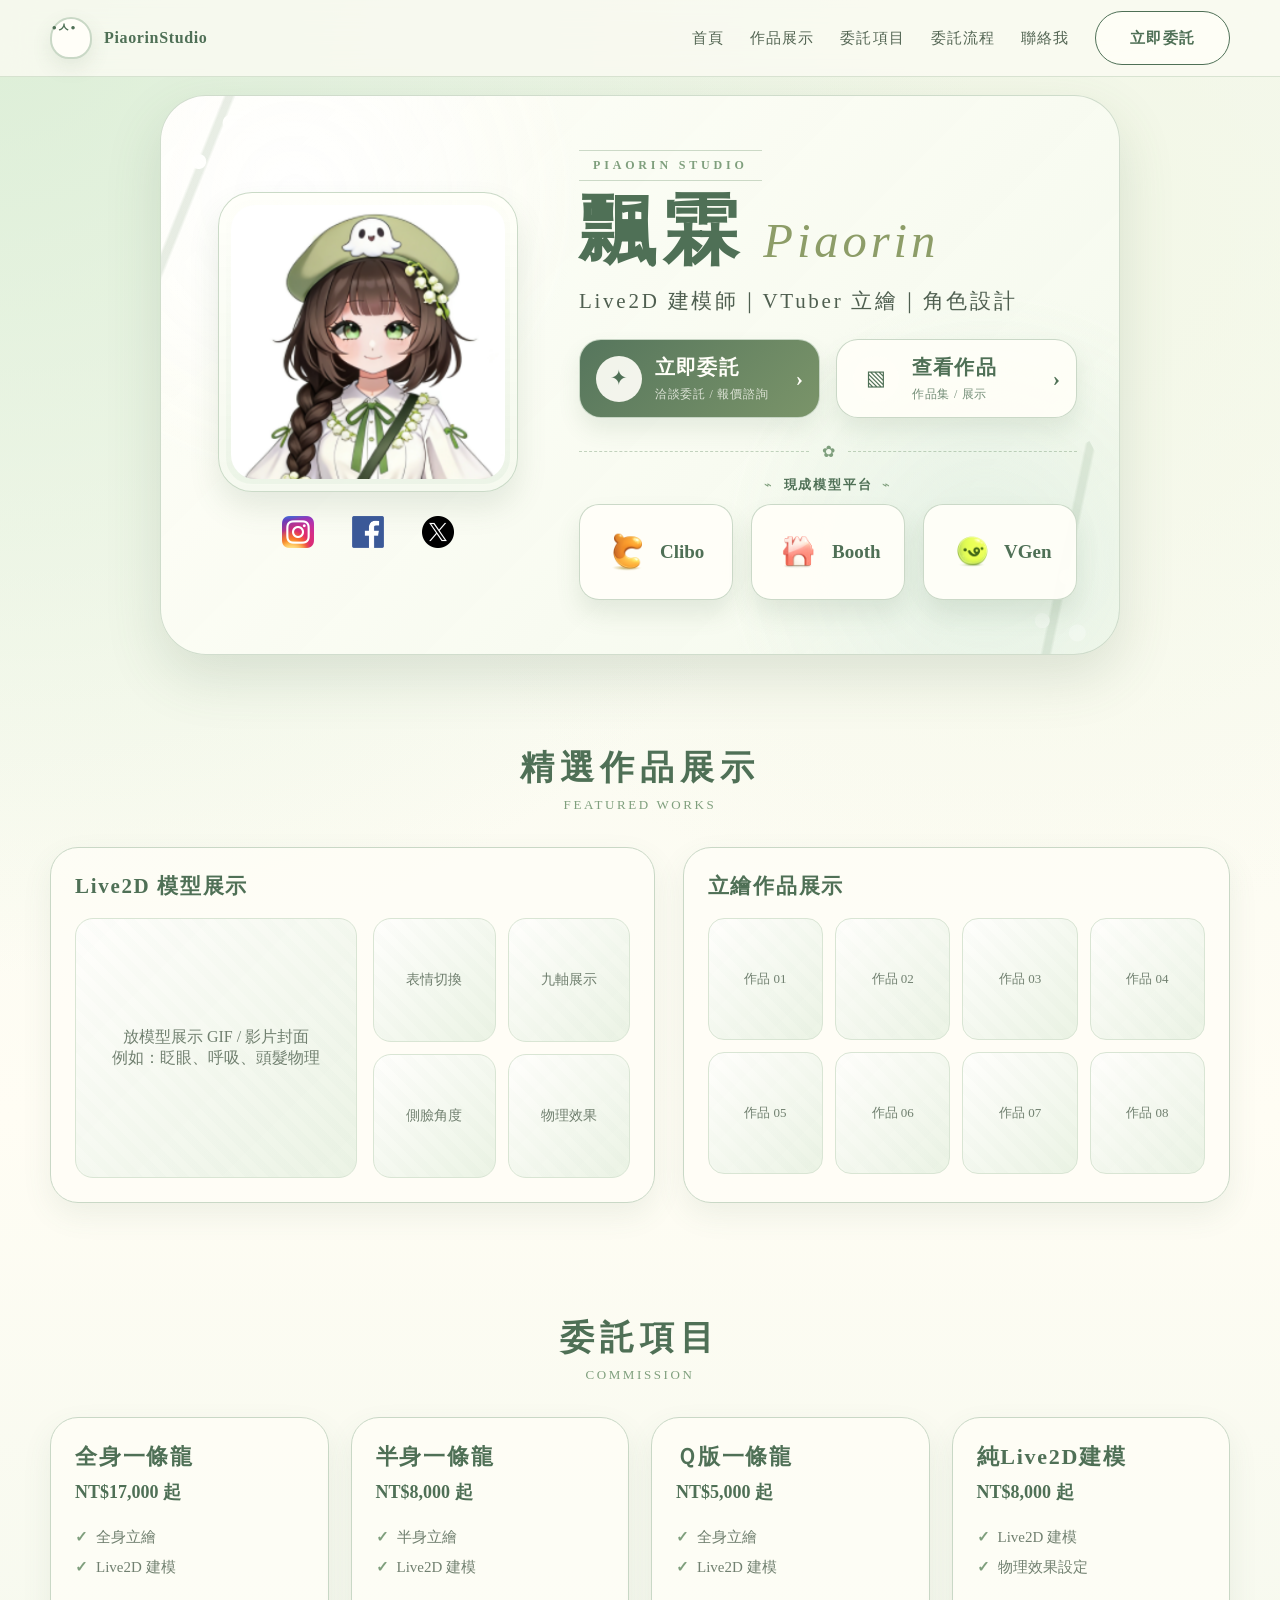
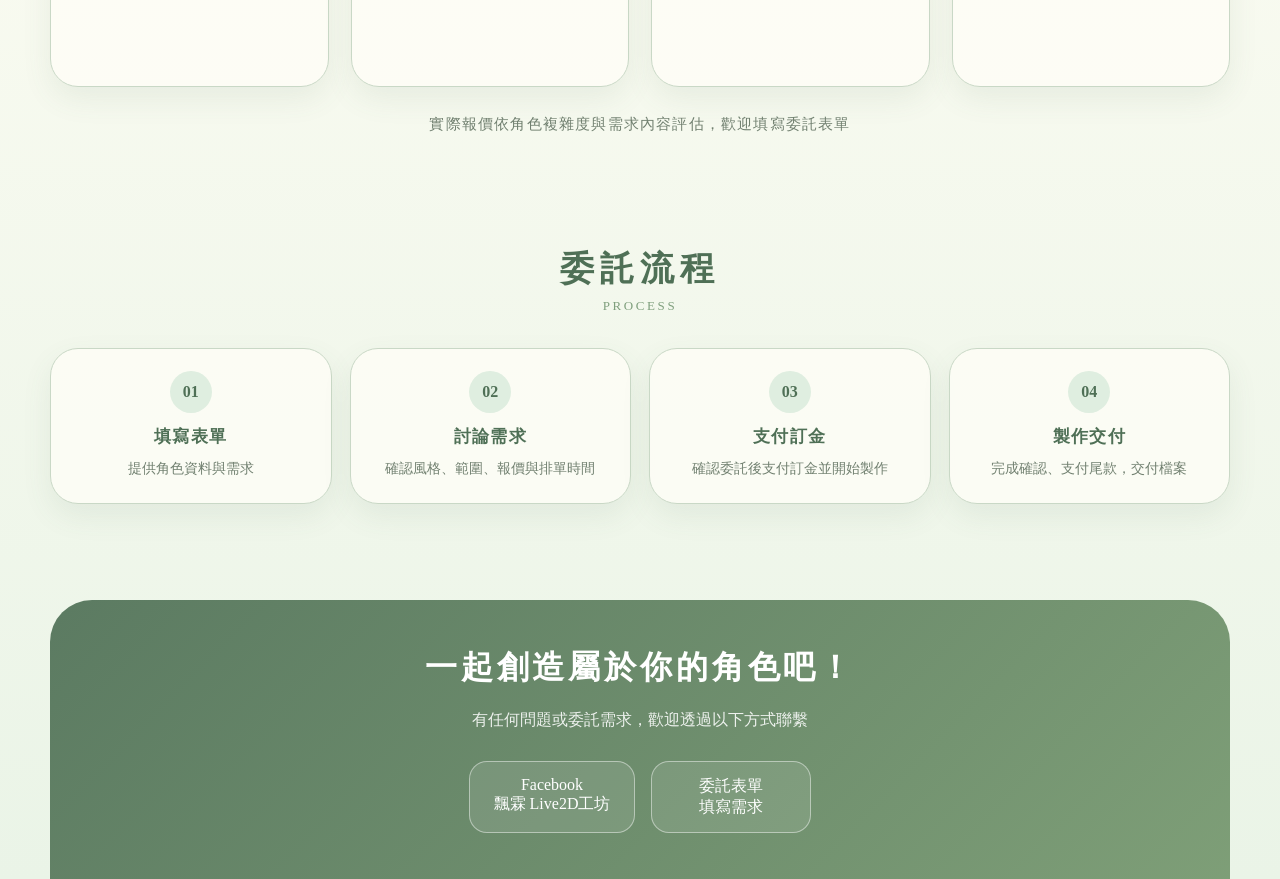
<file: index.html>
<!DOCTYPE html>
<html lang="zh-Hant">
<head>
  <meta charset="UTF-8" />
  <meta name="viewport" content="width=device-width, initial-scale=1.0" />
  <title>飄霖Piaorin Studio｜委託｜Live2D 建模｜VTuber 立繪｜角色設計</title>
  <link rel="stylesheet" href="css/style.css">
  <script>
  history.scrollRestoration = "manual";
  </script>
</head>
<script>
  window.onbeforeunload = function () {
      window.scrollTo(0, 0);
  };
</script>
<body>
  <header>
    <div class="page nav">
      <a class="brand" href="#home">
        <span class="ghost-logo">•ㅅ•</span>
        <span>PiaorinStudio</span>
      </a>

      <nav class="desktop-nav">
        <a href="#home">首頁</a>
        <a href="#works">作品展示</a>
        <a href="#services">委託項目</a>
        <a href="#process">委託流程</a>
        <a href="#contact">聯絡我</a>
        <a href="https://forms.gle/nXyAhShEJVi1rkWU9"
          class="btn secondary"
          target="_blank"
          rel="noopener">
          立即委託
        </a>
      </nav>

      <input class="menu-toggle" id="menu-toggle" type="checkbox" />
      <label class="menu-button" for="menu-toggle" aria-label="開啟選單">
        <span></span>
      </label>

      <nav class="mobile-nav">
        <a href="#home">首頁</a>
        <a href="#works">作品展示</a>
        <a href="#services">委託項目</a>
        <a href="#process">委託流程</a>
        <a href="#contact">聯絡我</a>
      </nav>
    </div>
  </header>

  <main id="home" class="page">
    <section class="hero-showcase">
      <div class="hero-showcase-inner">

        <div class="hero-left">
          <div class="portrait-card">
            <img src="images/hero-character.png" alt="飄霖角色形象">
          </div>

          <div class="social-card">


            <div class="social-buttons social-buttons-3">
              <a href="你的IG網址">
                <img src="images/ig.png" alt="Instagram">
              </a>

              <a href="你的Facebook網址">
                <img src="images/fb.png" alt="Facebook">
              </a>

              <a href="你的X網址">
                <img src="images/xtwitter.png" alt="X">
              </a>
            </div>
          </div>
        </div>

        <div class="hero-right">
          <div class="hero-kicker">PIAORIN STUDIO</div>

          <h1>
            <strong>飄霖</strong>
            <span>Piaorin</span>
          </h1>

          <p class="hero-showcase-subtitle">
            Live2D 建模師｜VTuber 立繪｜角色設計
          </p>

          <div class="hero-main-actions">
            <a class="feature-btn primary-feature"
               href="https://forms.gle/nXyAhShEJVi1rkWU9"
               target="_blank"
               rel="noopener">
              <span class="feature-icon">✦</span>
              <span>
                <strong>立即委託</strong>
                <small>洽談委託 / 報價諮詢</small>
              </span>
              <em>›</em>
            </a>

            <a class="feature-btn secondary-feature" href="#works">
              <span class="feature-icon">▧</span>
              <span>
                <strong>查看作品</strong>
                <small>作品集 / 展示</small>
              </span>
              <em>›</em>
            </a>
          </div>

          <div class="hero-divider">
            <span>✿</span>
          </div>

          <div class="platform-area">
            <div class="mini-title">現成模型平台</div>

            <div class="platform-links platform-links-3">
              
              <a href="你的Clibo網址" target="_blank" rel="noopener">
                <img src="images/clibo.png" alt="Clibo">
                <span>
                  <strong>Clibo</strong>
                </span>
              </a>

              <a href="你的Booth網址" target="_blank" rel="noopener">
                <img src="images/booth.png" alt="Booth">
                <span>
                  <strong>Booth</strong>
                </span>

              </a>

              <a href="你的VGen網址" target="_blank" rel="noopener">
                <img src="images/vgen.png" alt="VGen">
                <span>
                  <strong>VGen</strong>
                </span>

              </a>
            </div>
          </div>
        </div>

      </div>
    </section>

    <section id="works">
      <div class="section-title">
        <h2>精選作品展示</h2>
        <p>Featured Works</p>
      </div>

      <div class="works-grid">
        <div class="panel">
          <h3> Live2D 模型展示</h3>
          <div class="live2d-preview">
            <div class="preview-main">
              放模型展示 GIF / 影片封面<br />
              例如：眨眼、呼吸、頭髮物理
            </div>
            <div class="small-grid">
              <div class="preview-small">表情切換</div>
              <div class="preview-small">九軸展示</div>
              <div class="preview-small">側臉角度</div>
              <div class="preview-small">物理效果</div>
            </div>
          </div>
        </div>

        <div class="panel">
          <h3> 立繪作品展示</h3>
          <div class="illust-grid">
            <a class="illust-item" href="./works-illustration.html">
              作品 01
            </a>
            <div class="illust-item">作品 02</div>
            <div class="illust-item">作品 03</div>
            <div class="illust-item">作品 04</div>
            <div class="illust-item">作品 05</div>
            <div class="illust-item">作品 06</div>
            <div class="illust-item">作品 07</div>
            <div class="illust-item">作品 08</div>
          </div>
        </div>
      </div>
    </section>

    <section id="services">
      <div class="section-title">
        <h2>委託項目</h2>
        <p>Commission</p>
      </div>

      <div class="services-grid">
        <article class="panel service">
          <h3>全身一條龍</h3>
          <div class="price">NT$17,000 起</div>
          <ul>
            <li>全身立繪</li>
            <li>Live2D 建模</li>

          </ul>
        </article>

        <article class="panel service">
          <h3>半身一條龍</h3>
          <div class="price">NT$8,000 起</div>
          <ul>
            <li>半身立繪</li>
            <li>Live2D 建模</li>

          </ul>
        </article>

        <article class="panel service">
          <h3>Ｑ版一條龍</h3>
          <div class="price">NT$5,000 起</div>
         <ul>
            <li>全身立繪</li>
            <li>Live2D 建模</li>

          </ul>
        </article>

        <article class="panel service">
        <h3>純Live2D建模</h3>
        <div class="price">NT$8,000 起</div>
        <ul>
          <li>Live2D 建模</li>
          <li>物理效果設定</li>
        </ul>
      </article>
      </div>
      <p class="service-note">實際報價依角色複雜度與需求內容評估，歡迎填寫委託表單</p>
    </section>

    <section id="process">
      <div class="section-title">
        <h2>委託流程</h2>
        <p>Process</p>
      </div>

      <div class="process-grid">
        <article class="panel step">
          <div class="step-number">01</div>
          <h3>填寫表單</h3>
          <p>提供角色資料與需求</p>
        </article>

        <article class="panel step">
          <div class="step-number">02</div>
          <h3>討論需求</h3>
          <p>確認風格、範圍、報價與排單時間</p>
        </article>

        <article class="panel step">
          <div class="step-number">03</div>
          <h3>支付訂金</h3>
          <p>確認委託後支付訂金並開始製作</p>
        </article>

        <article class="panel step">
          <div class="step-number">04</div>
          <h3>製作交付</h3>
          <p>完成確認、支付尾款，交付檔案</p>
        </article>
      </div>
    </section>

    <section id="contact" class="contact">
      <h2>一起創造屬於你的角色吧！</h2>
      <p>有任何問題或委託需求，歡迎透過以下方式聯繫</p>
      <div class="contact-links">
        
        <a href="https://www.facebook.com/piaolinOuO" target="_blank" rel="noopener">Facebook<br />飄霖 Live2D工坊</a>
        <a href="https://forms.gle/nXyAhShEJVi1rkWU9"
          target="_blank"
          rel="noopener">
          委託表單<br />
          填寫需求
        </a>
      </div>
    </section>
  </main>
  <script>
    window.addEventListener("load", () => {
      window.scrollTo({
        top: 0,
        left: 0,
        behavior: "instant"
      });
    });
  </script>
</body>
</html>
</file>
<file: css/style.css>
:root {
  --green-dark: #4f7056;
  --green: #7f9f7d;
  --green-soft: #dfeee0;
  --cream: #fbfaf2;
  --white: #fffef8;
  --line: #c9d8c6;
  --text: #405045;
  --muted: #718070;
  --shadow: 0 16px 40px rgba(75, 105, 74, 0.16);
  --radius: 28px;
}

* {
  box-sizing: border-box;
}

html {
  scroll-behavior: smooth;
  scroll-padding-top: 40px;
}

body {
  margin: 0;
  font-family: "Noto Serif TC", "Noto Sans TC", "Microsoft JhengHei", serif;
  color: var(--text);
  background:
    radial-gradient(circle at top left, rgba(214, 236, 209, 0.8), transparent 35%),
    radial-gradient(circle at 80% 10%, rgba(242, 247, 229, 0.9), transparent 28%),
    linear-gradient(180deg, #f4f8ee 0%, #fffdf4 45%, #eaf4e7 100%);
  overflow-x: hidden;
}

a {
  color: inherit;
  text-decoration: none;
}

img {
  max-width: 100%;
  display: block;
}

.page {
  width: min(1180px, calc(100% - 32px));
  margin: 0 auto;
}

/* Header */
header {
  position: sticky;
  top: 0;
  z-index: 50;
  backdrop-filter: blur(16px);
  background: rgba(251, 250, 242, 0.82);
  border-bottom: 1px solid rgba(176, 198, 170, 0.45);
}

.nav {
  min-height: 76px;
  display: flex;
  align-items: center;
  justify-content: space-between;
  gap: 24px;
  position: relative;
}

.brand {
  display: flex;
  align-items: center;
  gap: 12px;
  font-weight: 800;
  letter-spacing: 0.04em;
  color: var(--green-dark);
  white-space: nowrap;
  z-index: 60;
}

.ghost-logo {
  width: 42px;
  height: 42px;
  font-size:13px;
  border-radius: 50% 50% 45% 45%;
  background: var(--white);
  border: 2px solid var(--line);
  position: relative;
  box-shadow: 0 8px 20px rgba(79, 112, 86, 0.12);
  flex: 0 0 auto;
}



.desktop-nav {
  display: flex;
  align-items: center;
  gap: clamp(16px, 2vw, 28px);
  font-size: 15px;
  color: #536553;
  letter-spacing: 0.08em;
}

.nav-btn {
  background: var(--green-dark);
  color: white;
  padding: 12px 22px;
  border-radius: 999px;
  box-shadow: 0 10px 24px rgba(79, 112, 86, 0.24);
  font-weight: 700;
}

.menu-toggle {
  display: none;
}

.menu-button {
  display: none;
  width: 46px;
  height: 42px;
  border: 1px solid var(--line);
  border-radius: 999px;
  background: rgba(255, 254, 248, 0.9);
  align-items: center;
  justify-content: center;
  cursor: pointer;
  z-index: 60;
}

.menu-button span,
.menu-button span::before,
.menu-button span::after {
  content: "";
  display: block;
  width: 20px;
  height: 2px;
  background: var(--green-dark);
  border-radius: 999px;
  transition: 0.2s;
  position: relative;
}

.menu-button span::before {
  position: absolute;
  top: -7px;
}

.menu-button span::after {
  position: absolute;
  top: 7px;
}

.mobile-nav {
  display: none;
}

/* Hero */
.hero{
    min-height:560px;
    display:grid;
    grid-template-columns:280px 520px;
    gap:60px;

    justify-content:center;
    align-items:center;

    padding:20px 0 40px;

    position:relative;
    overflow:hidden;
    border-radius:0 0 72px 72px;
}

.hero::before {
  content: "";
  position: absolute;
  inset: 0 -24px 0;
  height: auto;
  border-radius: 0 0 72px 72px;
  background:
    linear-gradient(
      rgba(244,250,238,0.62),
      rgba(247,251,239,0.82)
    ),
    url("../images/background.png");
  background-size: 1200px auto;
  background-position: center center;
  z-index: -2;
  filter: saturate(0.8);
}

.hero-art {
  position: relative;
  width: clamp(220px, 24vw, 300px);
  height: clamp(300px, 32vw, 380px);
  min-height: clamp(300px, 32vw, 380px);
  max-width: 300px;
  margin: 0 auto;
  border-radius: 34px;
  background:
    radial-gradient(circle at 50% 22%, rgba(255,255,255,0.98), rgba(238,247,233,0.7) 46%, rgba(215,233,211,0.45)),
    linear-gradient(180deg, #f9fff7, #e4f0dd);
  border: 1px solid rgba(174, 197, 166, 0.6);
  box-shadow: var(--shadow);
  overflow: hidden;
}

.character-placeholder {
  position: absolute;
  left: 50%;
  bottom: 0;
  transform: translateX(-50%);
  width: calc(100% - 40px);
  height: calc(100% - 40px);
  border-radius: 24px;
  background:
    radial-gradient(circle at 50% 20%, #fff 0 8%, transparent 9%),
    linear-gradient(180deg, #fffef8 0%, #eef5e9 35%, #93ad88 100%);
  border: 1px solid #d7e2d0;
  display: flex;
  align-items: center;
  justify-content: center;
  text-align: center;
  padding: 0;
  color: var(--muted);
  font-size: 13px;
  line-height: 1.6;
  overflow: hidden;
}

.character-placeholder b {
  color: var(--green-dark);
  font-size: 20px;
  display: block;
  margin-bottom: 8px;
}

.flower {
  position: absolute;
  width: 18px;
  height: 18px;
  background: white;
  border: 1px solid #d3dfcf;
  border-radius: 50%;
  box-shadow:
    14px 0 0 white,
    7px -12px 0 white,
    7px 12px 0 white;
  opacity: 0.9;
}

.f1 { left: 40px; top: 80px; }
.f2 { right: 60px; top: 160px; transform: scale(0.8); }
.f3 { left: 70px; bottom: 90px; transform: scale(0.7); }

.floating-ghost {
  position: absolute;
  width: 72px;
  height: 82px;
  border-radius: 50% 50% 40% 40%;
  background: rgba(255,255,255,0.95);
  border: 1px solid #d7e2d0;
  box-shadow: 0 12px 24px rgba(80, 112, 86, 0.12);
  animation: float 4s ease-in-out infinite;
}

.floating-ghost::before,
.floating-ghost::after {
  content: "";
  position: absolute;
  top: 28px;
  width: 6px;
  height: 6px;
  background: var(--green-dark);
  border-radius: 50%;
}

.floating-ghost::before { left: 24px; }
.floating-ghost::after { right: 24px; }

.g1 { right: 48px; bottom: 165px; }
.g2 { left: 46px; bottom: 230px; transform: scale(0.72); animation-delay: 1s; }

@keyframes float {
  0%, 100% { translate: 0 0; }
  50% { translate: 0 -14px; }
}

.hero-copy {
  width:520px;
  max-width:520px;
  padding: 0;
  text-align: left;
}

.eyebrow {
  color: var(--green);
  letter-spacing: 0.22em;
  font-size: 13px;
  font-weight: 800;
  text-transform: uppercase;
  margin-bottom: 12px;
}

h1 {
  margin: 0;
  color: var(--green-dark);
  font-size: clamp(38px, 4vw, 58px);
  line-height: 0.98;
  letter-spacing: 0.04em;
}

.subtitle {
  margin: 14px 0 0;
  font-size: 17px;
  color: #526653;
  letter-spacing: 0.12em;
}

.desc {
  margin: 18px 0;
  font-size: 14px;
  line-height: 1.8;
  color: var(--muted);
  max-width: 520px;
}

.status-card {
  width: 100%;
  max-width: 470px;
  background: rgba(255,255,248,0.72);
  border: 1px solid var(--line);
  border-radius: 20px;
  padding: 20px 24px;
  box-shadow: 0 12px 28px rgba(79, 112, 86, 0.1);
  margin: 20px 0 0;
}

.status-title {
  text-align: center;
  color: var(--green-dark);
  font-weight: 800;
  letter-spacing: 0.14em;
  margin-bottom: 14px;
}

.status-row {
  display: flex;
  justify-content: space-between;
  gap: 16px;
  padding: 13px 0;
  border-top: 1px solid rgba(201, 216, 198, 0.75);
  font-size: clamp(14px, 1.6vw, 16px);
}

.dot {
  display: inline-block;
  width: 9px;
  height: 9px;
  margin-left: 8px;
  border-radius: 50%;
  background: var(--green);
}

.hero-actions {
  display: flex;
  flex-wrap: wrap;
  justify-content: flex-start;
  gap: 16px;
  margin-top: 20px;
}

.btn {
  border: 1px solid var(--green-dark);
  padding: 16px 34px;
  border-radius: 999px;
  font-weight: 800;
  letter-spacing: 0.08em;
  display: inline-flex;
  align-items: center;
  justify-content: center;
  gap: 10px;
  transition: transform 0.2s, box-shadow 0.2s;
  min-height: 54px;
}

.btn:hover {
  transform: translateY(-3px);
  box-shadow: 0 12px 24px rgba(79, 112, 86, 0.16);
}

.btn.primary {
  background: var(--green-dark);
  color: white;
}

.btn.secondary {
  background: rgba(255,255,248,0.78);
  color: var(--green-dark);
}

section {
  padding: clamp(44px, 6vw, 56px) 0;
  scroll-margin-top: 40px;
}

.section-title {
  text-align: center;
  margin-bottom: 34px;
}

.section-title h2 {
  margin: 0;
  font-size: clamp(26px, 4vw, 34px);
  color: var(--green-dark);
  letter-spacing: 0.18em;
}

.section-title p {
  margin: 6px 0 0;
  color: var(--green);
  letter-spacing: 0.2em;
  font-size: 13px;
  text-transform: uppercase;
}

.works-grid {
  display: grid;
  grid-template-columns: 1.05fr 0.95fr;
  gap: 28px;
}

.panel {
  background: rgba(255, 254, 248, 0.76);
  border: 1px solid var(--line);
  border-radius: var(--radius);
  box-shadow: 0 12px 30px rgba(79, 112, 86, 0.09);
  padding: clamp(18px, 3vw, 24px);
}

.panel h3 {
  margin: 0 0 18px;
  color: var(--green-dark);
  letter-spacing: 0.08em;
  font-size: clamp(18px, 2.2vw, 21px);
}

.live2d-preview {
  display: grid;
  grid-template-columns: 1.1fr 1fr;
  gap: 16px;
}

.preview-main,
.preview-small,
.illust-item {
  background:
    linear-gradient(135deg, rgba(255,255,255,0.7), rgba(226,239,221,0.68)),
    repeating-linear-gradient(45deg, transparent 0 8px, rgba(127,159,125,0.06) 8px 16px);
  border: 1px solid #d9e5d4;
  border-radius: 18px;
  min-height: 260px;
  display: grid;
  place-items: center;
  color: var(--muted);
  text-align: center;
  padding: 16px;
}

.preview-small {
  min-height: 122px;
  font-size: 14px;
}

.small-grid {
  display: grid;
  grid-template-columns: 1fr 1fr;
  gap: 12px;
}

.illust-grid {
  display: grid;
  grid-template-columns: repeat(4, 1fr);
  gap: 12px;
}

.illust-item {
  min-height: 122px;
  border-radius: 16px;
  font-size: 13px;
}

.services-grid {
  display: grid;
  grid-template-columns: repeat(4, minmax(0, 1fr));
  gap: 22px;
}

.service {
  min-height: 270px;
  position: relative;
  overflow: hidden;
}
.service-note{
  margin: 28px auto 0;
  text-align: center;
  color: var(--muted);
  font-size: 15px;
  letter-spacing: 0.08em;
}
.service h3 {
  font-size: clamp(19px, 2vw, 22px);
  margin-bottom: 8px;
}

.price {
  color: var(--green-dark);
  font-size: 18px;
  font-weight: 900;
  margin-bottom: 18px;
}

.service ul {
  list-style: none;
  padding: 0;
  margin: 0;
  color: var(--muted);
  line-height: 2;
  font-size: 15px;
}

.service li::before {
  content: "✓";
  color: var(--green);
  font-weight: 900;
  margin-right: 8px;
}

.process-grid {
  display: grid;
  grid-template-columns: repeat(4, 1fr);
  gap: 18px;
}

.step {
  text-align: center;
  padding: 22px 18px;
}

.step-number {
  width: 42px;
  height: 42px;
  margin: 0 auto 12px;
  border-radius: 50%;
  display: grid;
  place-items: center;
  background: var(--green-soft);
  color: var(--green-dark);
  font-weight: 900;
}

.step h3 {
  margin: 0 0 8px;
  font-size: 17px;
}

.step p {
  margin: 0;
  color: var(--muted);
  font-size: 14px;
  line-height: 1.8;
}

.contact {
  background: linear-gradient(135deg, rgba(79,112,86,0.92), rgba(114,149,107,0.9));
  color: white;
  border-radius: 42px 42px 0 0;
  padding: clamp(34px, 5vw, 46px);
  text-align: center;
  margin-top: 40px;
  position: relative;
  overflow: hidden;
}

.contact h2 {
  margin: 0 0 10px;
  font-size: clamp(25px, 4vw, 32px);
  letter-spacing: 0.12em;
}

.contact p {
  opacity: 0.88;
  margin-bottom: 26px;
  line-height: 1.8;
}

.contact-links {
  display: flex;
  justify-content: center;
  gap: 16px;
  flex-wrap: wrap;
}

.contact-links a {
  border: 1px solid rgba(255,255,255,0.45);
  background: rgba(255,255,255,0.1);
  padding: 14px 24px;
  border-radius: 18px;
  min-width: 160px;
}

/* 手機：小螢幕才改成單欄 */
@media (max-width: 760px) {

  .page {
    width: min(100% - 28px, 1180px);
  }

  .nav {
    min-height: 72px;
  }

  .brand {
    gap: 10px;
  }

  .brand span:last-child {
    max-width: 210px;
    overflow: hidden;
    text-overflow: ellipsis;
  }

    .ghost-logo{
        width:56px;
        height:56px;

        display:flex;
        align-items:center;
        justify-content:center;

        background:rgba(255,255,255,0.85);

        border:2px solid var(--line);
        border-radius:50%;

        box-shadow:0 8px 20px rgba(79,112,86,0.12);

        color:var(--green-dark);

        font-size:16px;
        font-weight:700;
        line-height:1;

        flex-shrink:0;
    }

  .desktop-nav {
    display: none;
  }

  .menu-button {
    display: flex;
  }

  .mobile-nav {
    display: none;
    position: absolute;
    top: 72px;
    left: 0;
    right: 0;
    padding: 18px;
    background: rgba(251, 250, 242, 0.96);
    border: 1px solid rgba(176, 198, 170, 0.45);
    border-radius: 0 0 24px 24px;
    box-shadow: 0 16px 28px rgba(79, 112, 86, 0.12);
    flex-direction: column;
    gap: 14px;
    text-align: center;
    z-index: 55;
  }

  .menu-toggle:checked ~ .mobile-nav {
    display: flex;
  }

  .menu-toggle:checked + .menu-button span {
    background: transparent;
  }

  .menu-toggle:checked + .menu-button span::before {
    top: 0;
    transform: rotate(45deg);
  }

  .menu-toggle:checked + .menu-button span::after {
    top: 0;
    transform: rotate(-45deg);
  }

  .hero {
    grid-template-columns: 1fr;
    text-align: center;
    min-height: auto;
    padding: 28px 0 40px;
    gap: 22px;
  }

  .hero::before {
    inset: 0 -14px 0;
    border-radius: 0 0 48px 48px;
    background-size: 1050px auto;
    background-position: center top;
  }

  .hero-art {
    width: min(72vw, 260px);
    height: min(92vw, 340px);
    min-height: 300px;
    max-width: 260px;
    border-radius: 30px;
    margin: 0 auto 18px;
  }

  .character-placeholder {
    width: calc(100% - 28px);
    height: calc(100% - 28px);
    padding: 0;
  }

  .floating-ghost {
    width: 54px;
    height: 62px;
  }

  .floating-ghost::before,
  .floating-ghost::after {
    top: 22px;
  }

  .floating-ghost::before { left: 18px; }
  .floating-ghost::after { right: 18px; }

  .g1 { right: 24px; bottom: 120px; }
  .g2 { left: 24px; bottom: 185px; }

  .hero-copy {
    width: 100%;
    max-width: 100%;
    padding-top: 0;
    text-align: center;
    display: flex;
    flex-direction: column;
    align-items: center;
  }

  .eyebrow {
    font-size: 12px;
    letter-spacing: 0.18em;
  }

  h1 {
    font-size: clamp(42px, 13vw, 62px);
    line-height: 1;
  }

  .subtitle {
    font-size: clamp(15px, 4.5vw, 19px);
    letter-spacing: 0.06em;
  }

  .desc {
    text-align: center;
    max-width: 500px;
    margin: 18px auto;
  }

  .status-card {
    width: min(100%, 500px);
    margin-left: auto;
    margin-right: auto;
  }

  .status-row {
    align-items: center;
  }

  .hero-actions {
    display: flex;
    flex-direction: row;
    justify-content: center;
    align-items: center;
    gap: 14px;
    flex-wrap: wrap;
  }

  .btn {
    width: auto;
    min-width: 170px;
    padding: 14px 28px;
  }

  .live2d-preview {
    grid-template-columns: 1fr;
  }

  .small-grid,
  .illust-grid {
    grid-template-columns: repeat(2, 1fr);
  }

  .preview-main {
    min-height: 220px;
  }

  .preview-small,
  .illust-item {
    min-height: 112px;
  }


  /* 作品展示區：手機版改成單欄 */
  .works-grid {
    grid-template-columns: 1fr;
    gap: 20px;
  }

  .panel {
    padding: 20px;
  }

  .panel h3 {
    text-align: center;
  }

  .live2d-preview {
    grid-template-columns: 1fr;
    gap: 14px;
  }

  .preview-main {
    min-height: 180px;
  }

  .small-grid {
    grid-template-columns: repeat(2, 1fr);
    gap: 12px;
  }

  .preview-small {
    min-height: 90px;
  }

  .illust-grid {
    grid-template-columns: repeat(2, 1fr);
    gap: 12px;
  }

  .illust-item {
    min-height: 100px;
  }

  .services-grid,
  .process-grid {
    grid-template-columns: 1fr;
  }

  .contact-links {
    display: grid;
    grid-template-columns: 1fr;
  }

  .contact-links a {
    width: 100%;
  }
}

/* 小手機 */
@media (max-width: 420px) {
  .page {
    width: min(100% - 18px, 1180px);
  }

  .brand span:last-child {
    max-width: 190px;
    overflow: hidden;
    text-overflow: ellipsis;
  }

  .ghost-logo {
    width: 40px;
    height: 40px;
  }

  .hero-art {
    width: 220px;
    height: 300px;
    min-height: 300px;
    max-width: 220px;
  }

  .character-placeholder {
    width: calc(100% - 28px);
    height: calc(100% - 28px);
  }

  h1 {
    font-size: clamp(38px, 14vw, 56px);
  }

  .status-card {
    border-radius: 20px;
    padding: 18px 20px;
  }

  .status-row {
    font-size: 13px;
  }

  .hero-actions {
    flex-direction: column;
  }

  .btn {
    width: min(100%, 260px);
  }

  .panel {
    border-radius: 22px;
  }

  .illust-grid,
  .small-grid {
    grid-template-columns: 1fr;
  }

  .preview-main {
    min-height: 160px;
  }

  .preview-small,
  .illust-item {
    min-height: 90px;
  }


  .small-grid,
  .illust-grid {
    grid-template-columns: 1fr;
  }

  .contact {
    border-radius: 30px 30px 0 0;
  }
}

.avatar-image{
  padding:0 !important;
  overflow:hidden;
  background: transparent;
}

.avatar-image img{
  width:100%;
  height:100%;
  object-fit:cover;
  object-position:center top;
  transform:scale(1.2);
  display:block;
}


.works-page {
  padding: clamp(44px, 6vw, 72px) 0;
}

.works-page-note {
  width: fit-content;
  margin: 0 auto 32px;
  padding: 12px 22px;
  border: 1px solid var(--line);
  border-radius: 999px;
  background: rgba(255,255,248,0.75);
  color: var(--muted);
  font-size: 15px;
  letter-spacing: 0.06em;
}

.gallery-grid {
  display: grid;
  grid-template-columns: repeat(3, 1fr);
  gap: 22px;
}

.gallery-card {
  overflow: hidden;
  border: 1px solid var(--line);
  border-radius: 28px;
  background: rgba(255,255,248,0.78);
  box-shadow: 0 12px 30px rgba(79, 112, 86, 0.09);
}

.gallery-card img {
  width: 100%;
  aspect-ratio: 3 / 4;
  object-fit: cover;
  object-position: center top;
  background: rgba(229,240,225,0.8);
}

.gallery-info {
  padding: 18px 20px 20px;
}

.gallery-info h3 {
  margin: 0 0 8px;
  color: var(--green-dark);
  font-size: 19px;
  letter-spacing: 0.08em;
}

.gallery-info p {
  margin: 0;
  color: var(--muted);
  font-size: 14px;
}

.back-link-wrap {
  display: flex;
  justify-content: center;
  margin-top: 34px;
}

@media (max-width: 760px) {
  .gallery-grid {
    grid-template-columns: repeat(2, 1fr);
    gap: 16px;
  }

  .gallery-card {
    border-radius: 22px;
  }

  .gallery-info {
    padding: 14px 16px 16px;
  }

  .gallery-info h3 {
    font-size: 16px;
  }

  .works-page-note {
    text-align: center;
    line-height: 1.6;
    border-radius: 22px;
  }
}

@media (max-width: 420px) {
  .gallery-grid {
    grid-template-columns: 1fr;
  }
}



/* ===== Hero Showcase：鈴蘭繪師小卡首頁 ===== */
.hero-showcase {
  padding: 18px 0 34px;
}

.hero-showcase-inner {
  max-width: 960px;
  min-height: 560px;
  margin: 0 auto;
  padding: 30px 42px;

  display: grid;
  grid-template-columns: 330px 1fr;
  gap: 46px;
  align-items: center;

  position: relative;
  overflow: hidden;

  border: 1px solid rgba(201, 216, 198, 0.85);
  border-radius: 46px;

  background:
    radial-gradient(circle at 14% 18%, rgba(255,255,255,0.92), transparent 30%),
    radial-gradient(circle at 86% 82%, rgba(223,238,224,0.78), transparent 28%),
    linear-gradient(135deg, rgba(255,254,248,0.97), rgba(243,249,237,0.92));

  box-shadow: 0 22px 55px rgba(75,105,74,0.16);
}

.hero-showcase-inner::before,
.hero-showcase-inner::after {
  content: "";
  position: absolute;
  width: 210px;
  height: 210px;
  pointer-events: none;
  opacity: 0.28;
  background:
    radial-gradient(circle at 48% 22%, #fff 0 8px, transparent 9px),
    radial-gradient(circle at 60% 35%, #fff 0 7px, transparent 8px),
    radial-gradient(circle at 40% 48%, #fff 0 7px, transparent 8px),
    linear-gradient(130deg, transparent 43%, rgba(127,159,125,0.65) 44% 46%, transparent 47%);
}

.hero-showcase-inner::before {
  left: -46px;
  top: -42px;
  transform: rotate(-18deg);
}

.hero-showcase-inner::after {
  right: -32px;
  bottom: -34px;
  transform: rotate(152deg);
}

.hero-left,
.hero-right {
  position: relative;
  z-index: 1;
}

.portrait-card {
  width: 300px;
  height: 300px;
  margin: 0 auto;
  padding: 12px;

  border-radius: 34px;
  background:
    linear-gradient(rgba(255,255,248,0.62), rgba(229,240,225,0.72)),
    radial-gradient(circle at 50% 45%, rgba(255,255,255,0.9), transparent 48%);
  border: 1px solid rgba(201,216,198,0.95);
  box-shadow:
    inset 0 0 0 7px rgba(255,255,248,0.46),
    0 16px 30px rgba(75,105,74,0.13);
  overflow: hidden;
}

.portrait-card img {
  width: 100%;
  height: 100%;
  object-fit: cover;
  object-position: center top;
  border-radius: 24px;
}

.social-card {
  width: 285px;
  margin: 16px auto 0;
  padding: 12px 14px 14px;
  border-radius: 24px;
}

.mini-title {
  display: flex;
  align-items: center;
  justify-content: center;
  gap: 10px;
  color: var(--green-dark);
  font-weight: 900;
  letter-spacing: 0.14em;
  font-size: 13px;
  margin-bottom: 10px;
}

.mini-title::before,
.mini-title::after {
  content: "⌁";
  color: var(--green);
  font-weight: 400;
}

.social-buttons {
  display: grid;
  grid-template-columns: repeat(4, 1fr);
  gap: 8px;
}

.social-buttons a {
  min-width: 0;
  display: grid;
  justify-items: center;
  gap: 5px;
  color: var(--green-dark);
  font-weight: 800;
  transition: transform 0.2s;
}

.social-buttons span {
  width: 42px;
  height: 42px;
  display: grid;
  place-items: center;
  border-radius: 50%;
  background: #fff8e9;
  border: 1px solid rgba(201,216,198,0.95);
  box-shadow: 0 8px 16px rgba(75,105,74,0.09);
  font-size: 17px;
}

.social-buttons small {
  font-size: 11px;
  color: var(--muted);
}

.hero-right {
  display: flex;
  flex-direction: column;
  align-items: flex-start;
}

.hero-kicker {
  width: fit-content;
  margin-bottom: 16px;
  color: var(--green);
  letter-spacing: 0.32em;
  font-size: 12px;
  font-weight: 900;
  text-transform: uppercase;
  border-top: 1px solid rgba(127,159,125,0.38);
  border-bottom: 1px solid rgba(127,159,125,0.38);
  padding: 7px 14px;
}

.hero-right h1 {
  margin: 0;
  display: flex;
  align-items: baseline;
  gap: 18px;
  color: var(--green-dark);
  line-height: 0.92;
}

.hero-right h1 strong {
  font-size: clamp(72px, 6vw, 96px);
  letter-spacing: 0.08em;
}

.hero-right h1 span {
  font-family: Georgia, "Times New Roman", serif;
  font-style: italic;
  font-size: clamp(36px, 3.8vw, 52px);
  font-weight: 500;
  letter-spacing: 0.08em;
  color: #8d9d68;
}

.hero-showcase-subtitle {
  margin: 20px 0 24px;
  color: #4f5f50;
  font-size: clamp(17px, 1.8vw, 21px);
  letter-spacing: 0.13em;
}

.hero-main-actions {
  width: 100%;
  display: grid;
  grid-template-columns: repeat(2, minmax(205px, 1fr));
  gap: 16px;
}

.feature-btn {
  min-height: 78px;
  padding: 14px 16px;
  display: grid;
  grid-template-columns: 46px 1fr 18px;
  align-items: center;
  gap: 13px;
  border-radius: 22px;
  border: 1px solid rgba(201,216,198,0.98);
  box-shadow: 0 12px 22px rgba(75,105,74,0.11);
  transition: transform 0.2s, box-shadow 0.2s;
}

.feature-btn:hover,
.platform-links a:hover,
.social-buttons a:hover {
  transform: translateY(-3px);
}

.primary-feature {
  background:
    linear-gradient(135deg, rgba(79,112,86,0.96), rgba(117,144,99,0.96));
  color: #fffef8;
}

.secondary-feature {
  background: rgba(255,254,248,0.9);
  color: var(--green-dark);
}

.feature-icon {
  width: 46px;
  height: 46px;
  display: grid;
  place-items: center;
  border-radius: 50%;
  background: rgba(255,254,248,0.92);
  color: var(--green-dark);
  font-size: 21px;
}

.feature-btn strong {
  display: block;
  font-size: 20px;
  letter-spacing: 0.06em;
  white-space: nowrap;
}

.feature-btn small {
  display: block;
  margin-top: 5px;
  font-size: 12px;
  opacity: 0.78;
  letter-spacing: 0.06em;
}

.feature-btn em,
.platform-links em {
  font-style: normal;
  justify-self: end;
  font-weight: 900;
  font-size: 22px;
}

.hero-divider {
  width: 100%;
  margin: 24px 0 15px;
  display: flex;
  align-items: center;
  justify-content: center;
  gap: 13px;
  color: var(--green);
}

.hero-divider::before,
.hero-divider::after {
  content: "";
  height: 1px;
  flex: 1;
  border-top: 1px dashed rgba(127,159,125,0.45);
}

.platform-area {
  width: 100%;
}

.platform-links {
  display: grid;
  grid-template-columns: repeat(2, minmax(205px, 1fr));
  gap: 4px;
}

.platform-links a{
  display:grid;
  grid-template-columns:64px 1fr;
  align-items:center;
  gap:4px;
  background: #fefefe; /* 或保持你原本的白色背景 */
  box-shadow: 0 4px 8px rgba(0,0,0,0.1);
  border-radius: 12px;
}

.platform-links a img{
  width:64px;
  height:64px;
  object-fit:contain;
  justify-self:center;
}


.platform-links a span{
  font-size:24px;
  font-weight:700;
  justify-self:start;
}

.platform-links a:hover{
  transform:translateY(-3px);
}
.platform-icon {
  width: 40px;
  height: 40px;
  display: grid;
  place-items: center;
  border-radius: 50%;
  background: #7c8d68;
  color: #fffef8;
}

.platform-links strong {
  display: block;
  font-size: 19px;
}

.platform-links small {
  display: block;
  margin-top: 3px;
  color: var(--muted);
  font-size: 12px;
}

/* 手機版 Hero Showcase */
@media (max-width: 900px) {
  .hero-showcase {
    padding-top: 24px;
  }

  .hero-showcase-inner {
    grid-template-columns: 1fr;
    max-width: 540px;
    min-height: auto;
    padding: 28px 22px 30px;
    gap: 26px;
    border-radius: 36px;
    text-align: center;
  }

  .hero-right {
    align-items: center;
  }

  .hero-kicker {
    margin-left: auto;
    margin-right: auto;
  }

  .hero-right h1 {
    display: block;
  }

  .hero-right h1 strong {
    display: block;
    font-size: clamp(58px, 17vw, 76px);
  }

  .hero-right h1 span {
    display: block;
    margin-top: 10px;
  }

  .hero-showcase-subtitle {
    line-height: 1.7;
  }

  .hero-main-actions,
  .platform-links {
    width: 100%;
    grid-template-columns: 1fr;
  }

  .feature-btn,
  .platform-links a {
    text-align: left;
  }
}

@media (max-width: 420px) {
  .hero-showcase-inner {
    width: min(100%, calc(100vw - 22px));
  }

  .portrait-card {
    width: 100%;
    height: auto;
    aspect-ratio: 1 / 1;
  }

  .social-card {
    width: 100%;
  }

  .feature-btn strong {
    font-size: 19px;
  }
}
/* 手機版：縮小首頁名片，讓按鈕進入第一屏 */
@media (max-width: 900px) {
  .hero-showcase {
    padding: 14px 0 22px;
  }

  .hero-showcase-inner {
    gap: 10px;
    padding: 12px 14px 16px;
  }

  .portrait-card {
    width: min(50vw, 190px);
    height: min(50vw, 190px);
    padding: 8px;
  }

  .social-card {
    margin-top: 10px;
    padding: 10px 12px;
  }

  .mini-title {
    margin-bottom: 8px;
    font-size: 12px;
  }
.social-buttons{
  display:flex;
  justify-content:center;
  gap:18px;
}

.social-buttons a{
  display:flex;
  align-items:center;
  justify-content:center;
}

.social-buttons img{
  width:20px;
  height:20px;
  object-fit:contain;
  transition:.25s;
}

.social-buttons img:hover{
  transform:translateY(-3px);
}

  .hero-kicker {
    margin-bottom: 10px;
    font-size: 11px;
    padding: 5px 12px;
  }

  .hero-right h1 strong {
    font-size: clamp(46px, 14vw, 58px);
  }

  .hero-right h1 span {
    margin-top: 4px;
    font-size: clamp(28px, 9vw, 36px);
  }

  .hero-showcase-subtitle {
    margin: 12px 0 16px;
    font-size: 15px;
    line-height: 1.5;
  }

  .feature-btn {
    min-height: 68px;
    padding: 10px 14px;
  }

  .feature-icon {
    width: 40px;
    height: 40px;
  }

  .feature-btn strong {
    font-size: 18px;
  }

  .feature-btn small {
    font-size: 11px;
  }

  .hero-divider {
    margin: 16px 0 10px;
  }

  .platform-links a {
    min-height: 58px;
    padding: 10px 12px;
    background: #fefefe; /* 或保持你原本的白色背景 */
    box-shadow: 0 4px 8px rgba(0,0,0,0.1);
    border-radius: 12px;
  }

  .hero-kicker{
    display:none;
  }

  /* 手機版只隱藏「個人社群」標題，保留「現成模型平台」 */
  .social-card .mini-title{
    display:none;
  }
}
.social-buttons-3{
  grid-template-columns: repeat(3, 1fr);
}

.platform-links-3{
  grid-template-columns: repeat(3, minmax(0, 1fr));
}

/* 手機版：平台維持三欄，避免變成直排 */
@media (max-width:900px){
  .platform-links-3{
    grid-template-columns: repeat(3, 1fr);
    gap: 8px;
  }

 .platform-links-3 a{
    grid-template-columns:40px 1fr;
    gap:6px;
  }

  .platform-links-3 img{
    width:40px;
    height:40px;
  }

  .platform-links-3 a span{
    font-size:15px;
  }
}

/* 小手機再壓縮一點 */
@media (max-width:420px){
  .platform-links-3{
    gap: 6px;
  }

  .platform-links-3 a{
    min-height: 58px;
    padding: 6px 4px;
  }

  .platform-links-3 img{
    width: 28px;
    height: 28px;
  }

  .platform-links-3 a span{
    font-size: 14px;
  }
}

/* ===== Final fixes：社群縮小 / 平台文字左移 / 手機版覆蓋 ===== */

/* 社群：不要白底、縮小 */
.social-card{
  width: 285px;
  margin: 14px auto 0;
  padding: 0;
  border: 0;
  background: transparent;
  box-shadow: none;
}

.social-card .mini-title{
  display: none !important;
}

.social-buttons,
.social-buttons-3{
  display: flex !important;
  justify-content: center;
  align-items: center;
  gap: 18px;
  grid-template-columns: none !important;
}

.social-buttons a{
  width: 52px;
  height: 52px;
  display: flex !important;
  align-items: center;
  justify-content: center;
  background: transparent !important;
  border: none !important;
  box-shadow: none !important;
  border-radius: 0;
  padding: 0;
  transition: transform 0.2s ease;
}

.social-buttons a:hover{
  transform: translateY(-3px);
}

.social-buttons img{
  width: 32px !important;
  height: 32px !important;
  object-fit: contain;
}

.social-buttons span,
.social-buttons small{
  display: none !important;
}

/* 平台：卡片維持大小，文字往左靠近 icon */
.platform-links,
.platform-links-3{
  display: grid !important;
  grid-template-columns: repeat(3, minmax(0, 1fr)) !important;
  gap: 18px;
}

.platform-links a{
  min-height: 96px;
  padding: 18px 20px;
  display: grid !important;
  grid-template-columns: 56px 1fr;
  align-items: center;
  gap: 0;
  border-radius: 20px;
  background: rgba(255,254,248,0.94);
  border: 1px solid rgba(201,216,198,0.96);
  box-shadow: 0 14px 24px rgba(75,105,74,0.12);
  color: var(--green-dark);
  transition: transform 0.2s ease, box-shadow 0.2s ease;
}

.platform-links a:hover{
  transform: translateY(-3px);
  box-shadow: 0 18px 30px rgba(75,105,74,0.16);
}

.platform-links a img{
  width: 56px !important;
  height: 56px !important;
  object-fit: contain;
  justify-self: end;
}

.platform-links a span{
  font-size: 28px;
  font-weight: 800;
  justify-self: start;
  margin-left: 4px;
  white-space: nowrap;
}

/* 手機版 */
@media (max-width:900px){
  .portrait-card{
    width: min(50vw, 190px);
    height: min(50vw, 190px);
  }

  .social-card{
    margin-top: 8px;
  }

  .social-buttons,
  .social-buttons-3{
    gap: 12px;
  }

  .social-buttons a{
    width: 34px;
    height: 34px;
  }

  .social-buttons img{
    width: 26px !important;
    height: 26px !important;
  }

  .platform-links,
  .platform-links-3{
    grid-template-columns: repeat(3, minmax(0, 1fr)) !important;
    gap: 8px;
  }

  .platform-links a{
    min-height: 68px;
    padding: 8px 6px;
    grid-template-columns: 32px 1fr;
    gap: 0;
    border-radius: 14px;
  }

  .platform-links a img{
    width: 32px !important;
    height: 32px !important;
  }

  .platform-links a span{
    font-size: 16px;
    margin-left: 2px;
  }

  .hero-kicker{
    display: none !important;
  }
}

/* 小手機 */
@media (max-width:420px){
  .social-buttons a{
    width: 32px;
    height: 32px;
  }

  .social-buttons img{
    width: 24px !important;
    height: 24px !important;
  }

  .platform-links,
  .platform-links-3{
    gap: 6px;
  }

  .platform-links a{
    min-height: 62px;
    padding: 6px 4px;
    grid-template-columns: 28px 1fr;
  }

  .platform-links a img{
    width: 28px !important;
    height: 28px !important;
  }

  .platform-links a span{
    font-size: 14px;
    margin-left: 1px;
  }
}
</file>
